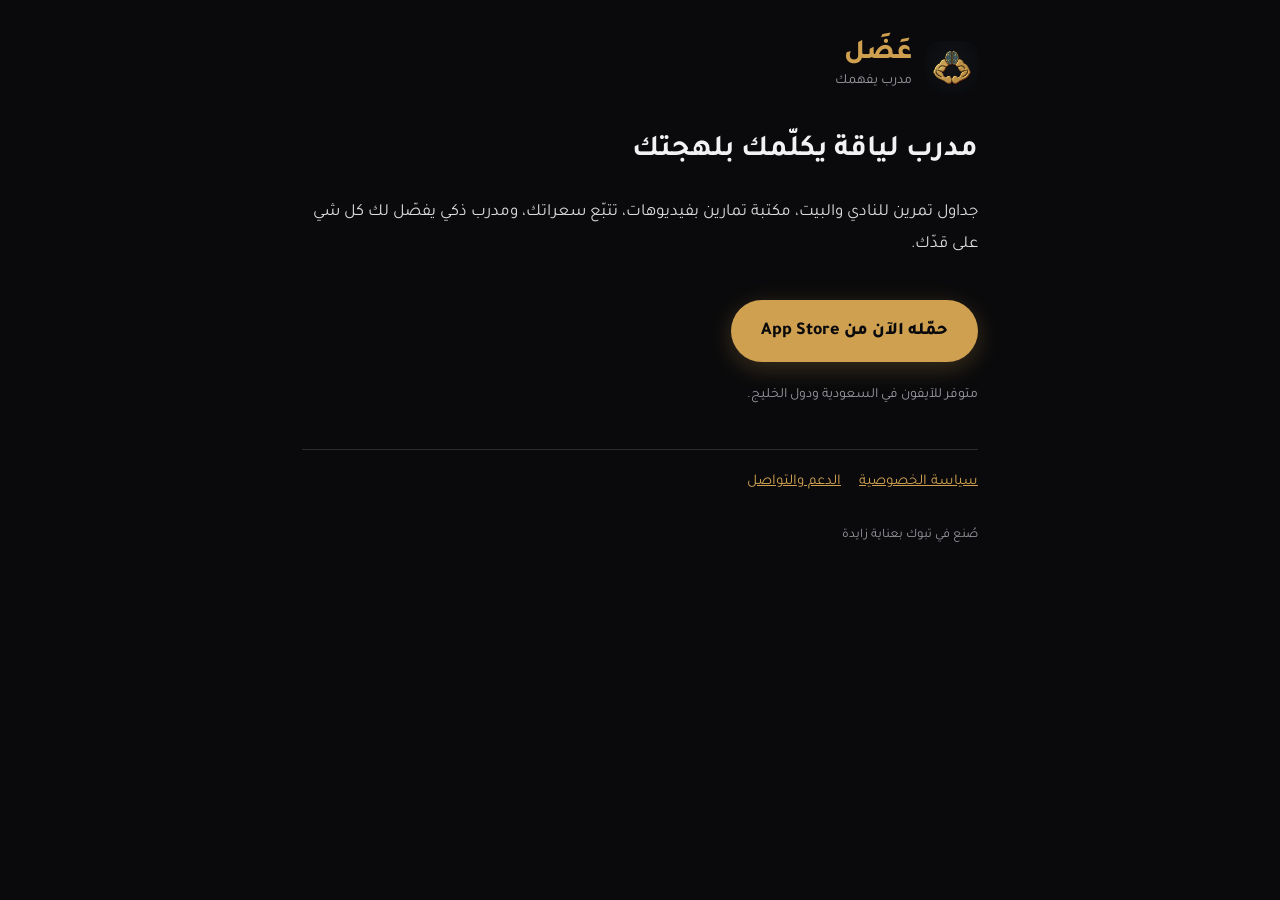
<file: index.html>
<!doctype html>
<html lang="ar" dir="rtl">
<head>
<meta charset="utf-8">
<meta name="viewport" content="width=device-width, initial-scale=1">
<title>عَضَل — مدرب يفهمك</title>
<meta name="description" content="عَضَل: مدرب لياقة عربي بالذكاء الاصطناعي. جداول تمرين، سعرات، ومدرب يرد عليك.">
<meta name="apple-itunes-app" content="app-id=6815856182">
<link rel="icon" href="/favicon.png">
<link rel="apple-touch-icon" href="/icon.png">
<link rel="preconnect" href="https://fonts.googleapis.com">
<link rel="preconnect" href="https://fonts.gstatic.com" crossorigin>
<link href="https://fonts.googleapis.com/css2?family=Tajawal:wght@400;500;700;800&display=swap" rel="stylesheet">
<link rel="stylesheet" href="/style.css">
</head>
<body>
<div class="wrap">
  <header>
    <img src="/icon.png" alt="أيقونة عَضَل">
    <div><div class="brand">عَضَل</div><div class="tag">مدرب يفهمك</div></div>
  </header>
  <h1>مدرب لياقة يكلّمك بلهجتك</h1>
  <p>جداول تمرين للنادي والبيت، مكتبة تمارين بفيديوهات، تتبّع سعراتك، ومدرب ذكي يفصّل لك كل شي على قدّك.</p>
  <a class="cta" href="https://apps.apple.com/sa/app/id6815856182">حمّله الآن من App Store</a>
  <p class="meta">متوفر للآيفون في السعودية ودول الخليج.</p>
  <nav>
    <a href="/privacy/">سياسة الخصوصية</a>
    <a href="/support/">الدعم والتواصل</a>
  </nav>
  <footer>صُنع في تبوك بعناية زايدة</footer>
</div>
</body>
</html>
</file>
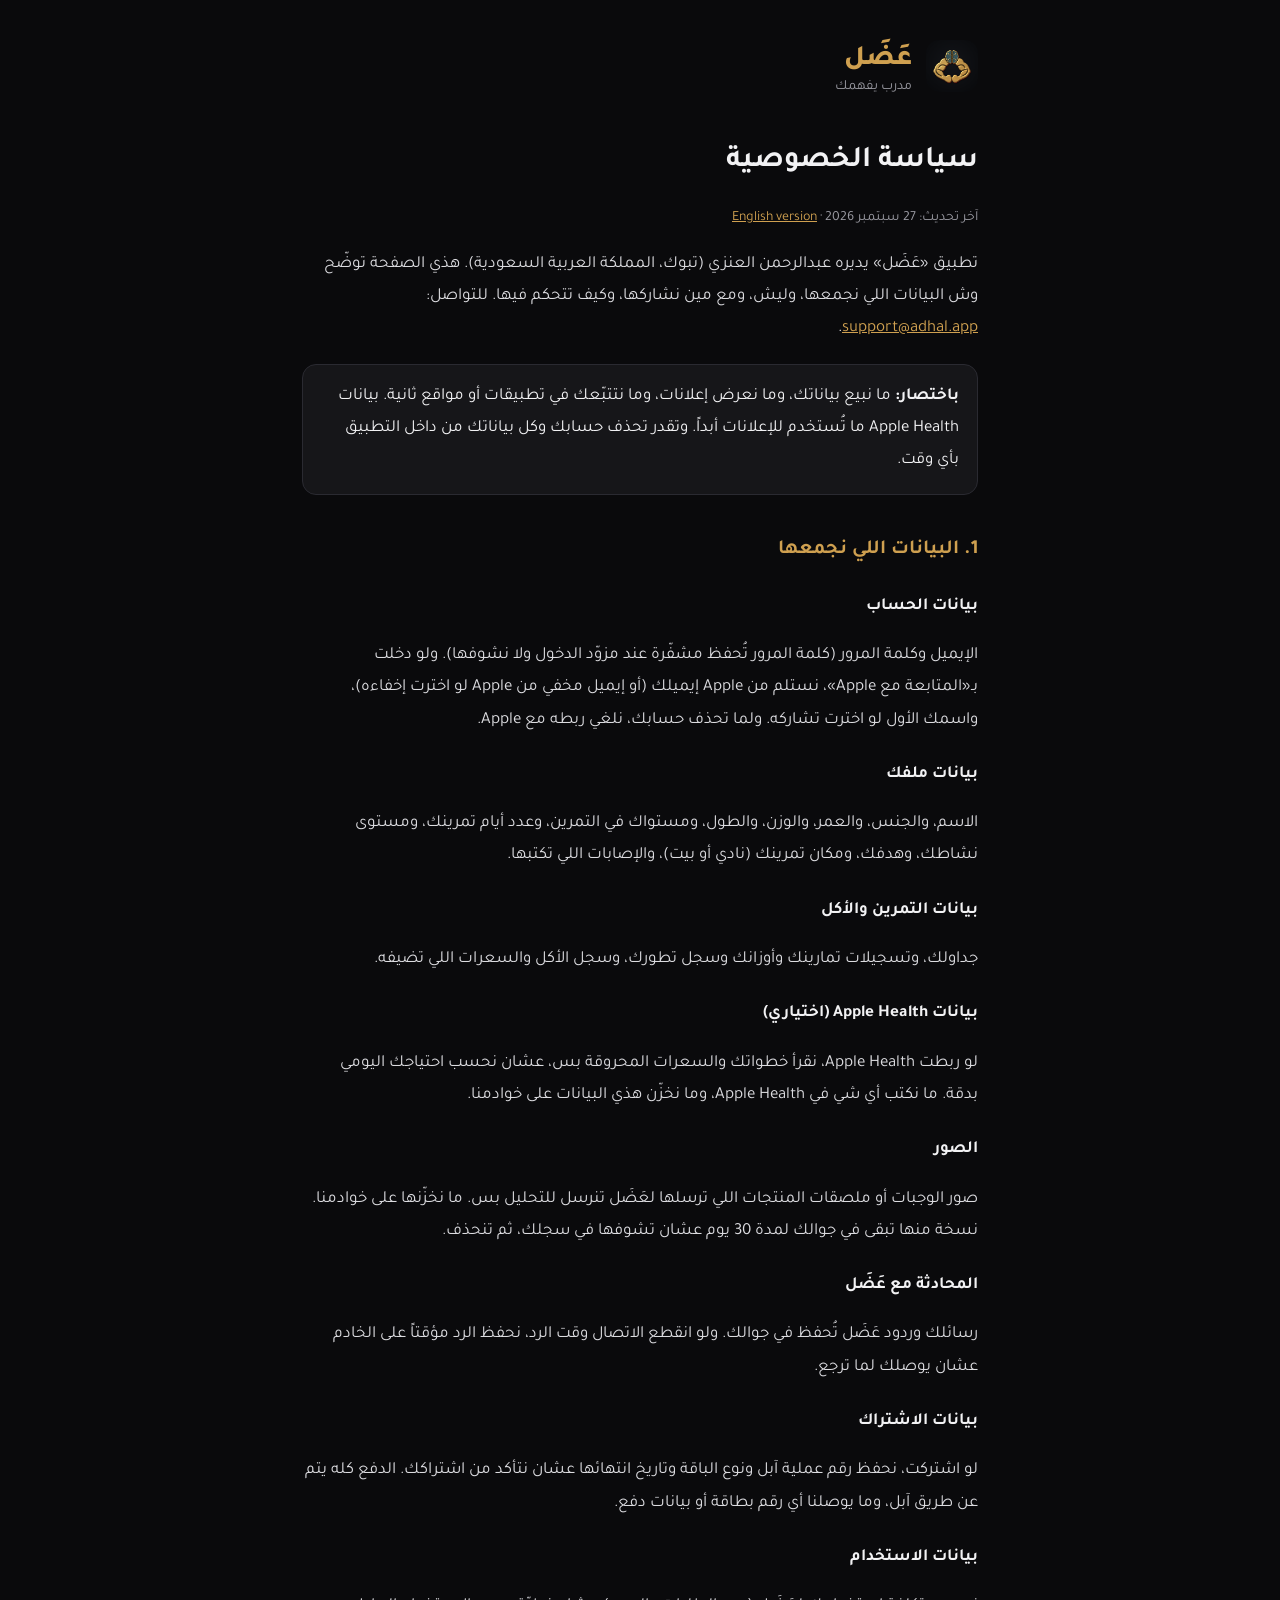
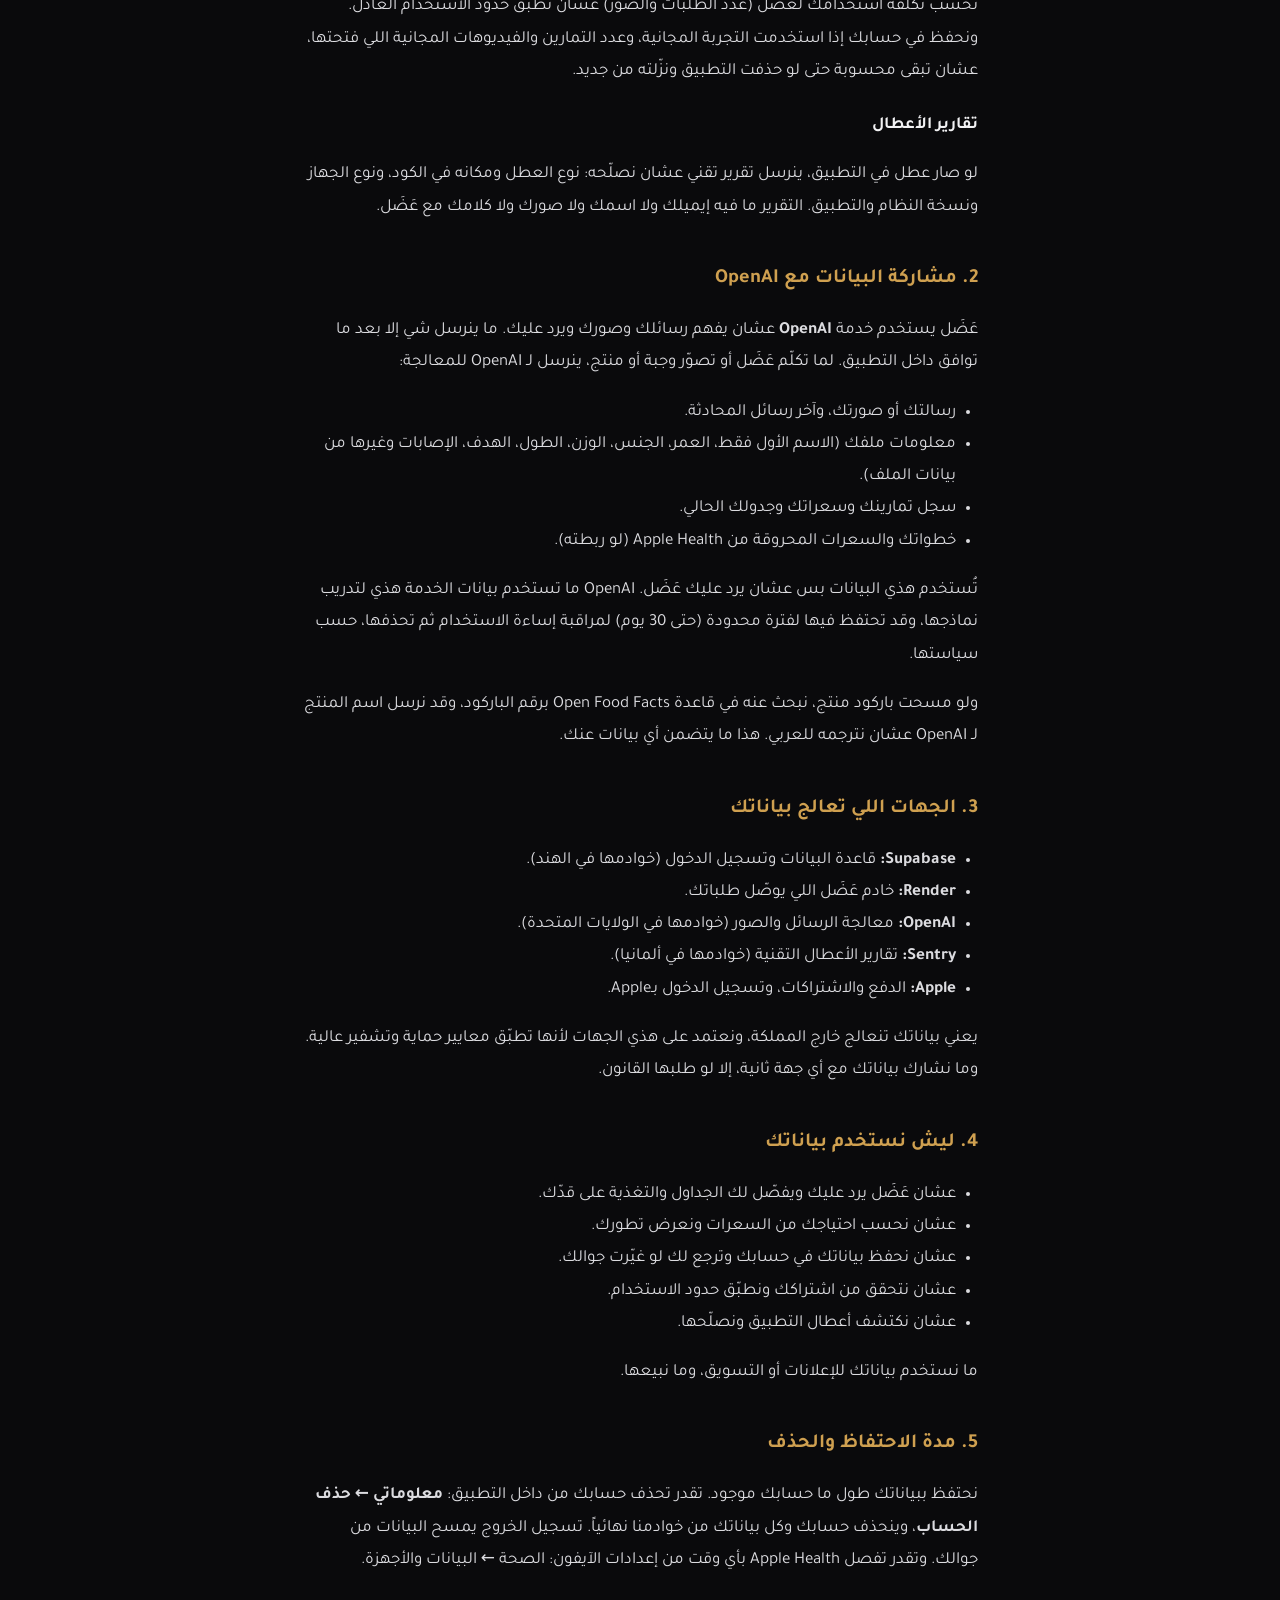
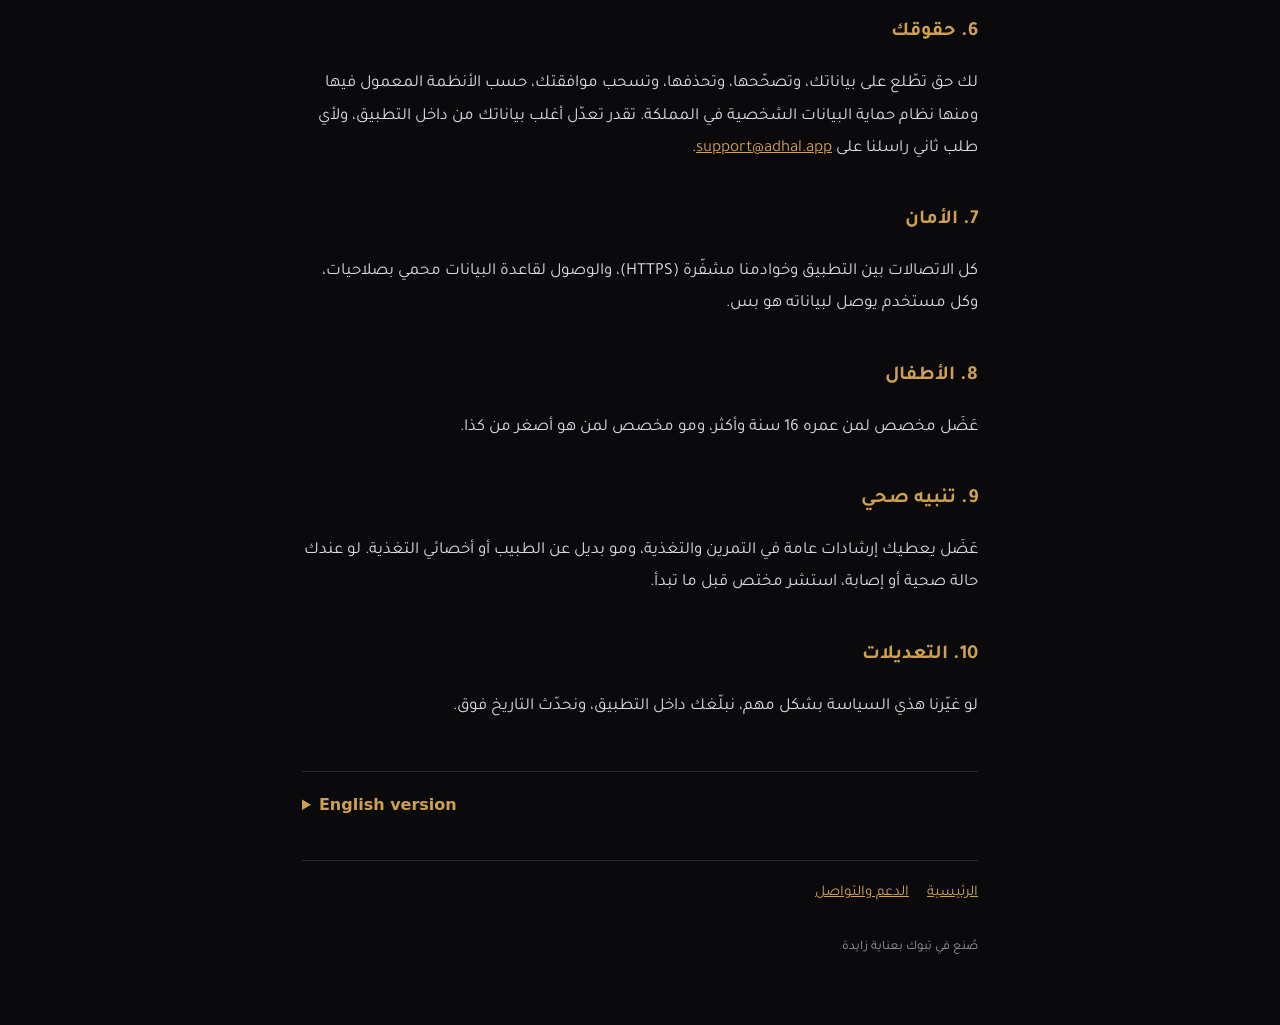
<file: privacy/index.html>
<!doctype html>
<html lang="ar" dir="rtl">
<head>
<meta charset="utf-8">
<meta name="viewport" content="width=device-width, initial-scale=1">
<title>سياسة الخصوصية — عَضَل</title>
<link rel="icon" href="/favicon.png">
<link rel="preconnect" href="https://fonts.googleapis.com">
<link rel="preconnect" href="https://fonts.gstatic.com" crossorigin>
<link href="https://fonts.googleapis.com/css2?family=Tajawal:wght@400;500;700;800&display=swap" rel="stylesheet">
<link rel="stylesheet" href="/style.css">
</head>
<body>
<div class="wrap">
  <header><a href="/"><img src="/icon.png" alt="عَضَل"></a><div><div class="brand">عَضَل</div><div class="tag">مدرب يفهمك</div></div></header>

  <h1>سياسة الخصوصية</h1>
  <p class="meta">آخر تحديث: 27 سبتمبر 2026 · <a href="#english">English version</a></p>

  <p>تطبيق «عَضَل» يديره عبدالرحمن العنزي (تبوك، المملكة العربية السعودية). هذي الصفحة توضّح وش البيانات اللي نجمعها، وليش، ومع مين نشاركها، وكيف تتحكم فيها. للتواصل: <a href="mailto:support@adhal.app">support@adhal.app</a>.</p>

  <div class="box">
    <strong>باختصار:</strong> ما نبيع بياناتك، وما نعرض إعلانات، وما نتتبّعك في تطبيقات أو مواقع ثانية. بيانات Apple Health ما تُستخدم للإعلانات أبداً. وتقدر تحذف حسابك وكل بياناتك من داخل التطبيق بأي وقت.
  </div>

  <h2>1. البيانات اللي نجمعها</h2>
  <h3>بيانات الحساب</h3>
  <p>الإيميل وكلمة المرور (كلمة المرور تُحفظ مشفّرة عند مزوّد الدخول ولا نشوفها). ولو دخلت بـ«المتابعة مع Apple»، نستلم من Apple إيميلك (أو إيميل مخفي من Apple لو اخترت إخفاءه)، واسمك الأول لو اخترت تشاركه. ولما تحذف حسابك، نلغي ربطه مع Apple.</p>
  <h3>بيانات ملفك</h3>
  <p>الاسم، والجنس، والعمر، والوزن، والطول، ومستواك في التمرين، وعدد أيام تمرينك، ومستوى نشاطك، وهدفك، ومكان تمرينك (نادي أو بيت)، والإصابات اللي تكتبها.</p>
  <h3>بيانات التمرين والأكل</h3>
  <p>جداولك، وتسجيلات تمارينك وأوزانك وسجل تطورك، وسجل الأكل والسعرات اللي تضيفه.</p>
  <h3>بيانات Apple Health (اختياري)</h3>
  <p>لو ربطت Apple Health، نقرأ خطواتك والسعرات المحروقة بس، عشان نحسب احتياجك اليومي بدقة. ما نكتب أي شي في Apple Health، وما نخزّن هذي البيانات على خوادمنا.</p>
  <h3>الصور</h3>
  <p>صور الوجبات أو ملصقات المنتجات اللي ترسلها لعَضَل تنرسل للتحليل بس. ما نخزّنها على خوادمنا. نسخة منها تبقى في جوالك لمدة 30 يوم عشان تشوفها في سجلك، ثم تنحذف.</p>
  <h3>المحادثة مع عَضَل</h3>
  <p>رسائلك وردود عَضَل تُحفظ في جوالك. ولو انقطع الاتصال وقت الرد، نحفظ الرد مؤقتاً على الخادم عشان يوصلك لما ترجع.</p>
  <h3>بيانات الاشتراك</h3>
  <p>لو اشتركت، نحفظ رقم عملية آبل ونوع الباقة وتاريخ انتهائها عشان نتأكد من اشتراكك. الدفع كله يتم عن طريق آبل، وما يوصلنا أي رقم بطاقة أو بيانات دفع.</p>
  <h3>بيانات الاستخدام</h3>
  <p>نحسب تكلفة استخدامك لعَضَل (عدد الطلبات والصور) عشان نطبّق حدود الاستخدام العادل. ونحفظ في حسابك إذا استخدمت التجربة المجانية، وعدد التمارين والفيديوهات المجانية اللي فتحتها، عشان تبقى محسوبة حتى لو حذفت التطبيق ونزّلته من جديد.</p>
  <h3>تقارير الأعطال</h3>
  <p>لو صار عطل في التطبيق، ينرسل تقرير تقني عشان نصلّحه: نوع العطل ومكانه في الكود، ونوع الجهاز ونسخة النظام والتطبيق. التقرير ما فيه إيميلك ولا اسمك ولا صورك ولا كلامك مع عَضَل.</p>

  <h2>2. مشاركة البيانات مع OpenAI</h2>
  <p>عَضَل يستخدم خدمة <strong>OpenAI</strong> عشان يفهم رسائلك وصورك ويرد عليك. ما ينرسل شي إلا بعد ما توافق داخل التطبيق. لما تكلّم عَضَل أو تصوّر وجبة أو منتج، ينرسل لـ OpenAI للمعالجة:</p>
  <ul>
    <li>رسالتك أو صورتك، وآخر رسائل المحادثة.</li>
    <li>معلومات ملفك (الاسم الأول فقط، العمر، الجنس، الوزن، الطول، الهدف، الإصابات وغيرها من بيانات الملف).</li>
    <li>سجل تمارينك وسعراتك وجدولك الحالي.</li>
    <li>خطواتك والسعرات المحروقة من Apple Health (لو ربطته).</li>
  </ul>
  <p>تُستخدم هذي البيانات بس عشان يرد عليك عَضَل. OpenAI ما تستخدم بيانات الخدمة هذي لتدريب نماذجها، وقد تحتفظ فيها لفترة محدودة (حتى 30 يوم) لمراقبة إساءة الاستخدام ثم تحذفها، حسب سياستها.</p>
  <p>ولو مسحت باركود منتج، نبحث عنه في قاعدة Open Food Facts برقم الباركود، وقد نرسل اسم المنتج لـ OpenAI عشان نترجمه للعربي. هذا ما يتضمن أي بيانات عنك.</p>

  <h2>3. الجهات اللي تعالج بياناتك</h2>
  <ul>
    <li><strong>Supabase:</strong> قاعدة البيانات وتسجيل الدخول (خوادمها في الهند).</li>
    <li><strong>Render:</strong> خادم عَضَل اللي يوصّل طلباتك.</li>
    <li><strong>OpenAI:</strong> معالجة الرسائل والصور (خوادمها في الولايات المتحدة).</li>
    <li><strong>Sentry:</strong> تقارير الأعطال التقنية (خوادمها في ألمانيا).</li>
    <li><strong>Apple:</strong> الدفع والاشتراكات، وتسجيل الدخول بـApple.</li>
  </ul>
  <p>يعني بياناتك تنعالج خارج المملكة، ونعتمد على هذي الجهات لأنها تطبّق معايير حماية وتشفير عالية. وما نشارك بياناتك مع أي جهة ثانية، إلا لو طلبها القانون.</p>

  <h2>4. ليش نستخدم بياناتك</h2>
  <ul>
    <li>عشان عَضَل يرد عليك ويفصّل لك الجداول والتغذية على قدّك.</li>
    <li>عشان نحسب احتياجك من السعرات ونعرض تطورك.</li>
    <li>عشان نحفظ بياناتك في حسابك وترجع لك لو غيّرت جوالك.</li>
    <li>عشان نتحقق من اشتراكك ونطبّق حدود الاستخدام.</li>
    <li>عشان نكتشف أعطال التطبيق ونصلّحها.</li>
  </ul>
  <p>ما نستخدم بياناتك للإعلانات أو التسويق، وما نبيعها.</p>

  <h2>5. مدة الاحتفاظ والحذف</h2>
  <p>نحتفظ ببياناتك طول ما حسابك موجود. تقدر تحذف حسابك من داخل التطبيق: <strong>معلوماتي ← حذف الحساب</strong>، وينحذف حسابك وكل بياناتك من خوادمنا نهائياً. تسجيل الخروج يمسح البيانات من جوالك. وتقدر تفصل Apple Health بأي وقت من إعدادات الآيفون: الصحة ← البيانات والأجهزة.</p>

  <h2>6. حقوقك</h2>
  <p>لك حق تطّلع على بياناتك، وتصحّحها، وتحذفها، وتسحب موافقتك، حسب الأنظمة المعمول فيها ومنها نظام حماية البيانات الشخصية في المملكة. تقدر تعدّل أغلب بياناتك من داخل التطبيق، ولأي طلب ثاني راسلنا على <a href="mailto:support@adhal.app">support@adhal.app</a>.</p>

  <h2>7. الأمان</h2>
  <p>كل الاتصالات بين التطبيق وخوادمنا مشفّرة (HTTPS)، والوصول لقاعدة البيانات محمي بصلاحيات، وكل مستخدم يوصل لبياناته هو بس.</p>

  <h2>8. الأطفال</h2>
  <p>عَضَل مخصص لمن عمره 16 سنة وأكثر، ومو مخصص لمن هو أصغر من كذا.</p>

  <h2>9. تنبيه صحي</h2>
  <p>عَضَل يعطيك إرشادات عامة في التمرين والتغذية، ومو بديل عن الطبيب أو أخصائي التغذية. لو عندك حالة صحية أو إصابة، استشر مختص قبل ما تبدأ.</p>

  <h2>10. التعديلات</h2>
  <p>لو غيّرنا هذي السياسة بشكل مهم، نبلّغك داخل التطبيق، ونحدّث التاريخ فوق.</p>

  <details id="english" class="en">
    <summary>English version</summary>
    <h1>Privacy Policy</h1>
    <p class="meta">Last updated: September 27, 2026</p>
    <p>“Adhal” (عَضَل) is operated by Abdulrhman Alanazi, Tabuk, Saudi Arabia. Contact: <a href="mailto:support@adhal.app">support@adhal.app</a>.</p>
    <p><strong>In short:</strong> we don’t sell your data, show ads, or track you across other apps or websites. Apple Health data is never used for advertising. You can delete your account and all your data from inside the app at any time.</p>
    <h2>1. Data we collect</h2>
    <ul>
      <li><strong>Account:</strong> email and password (stored hashed by our sign-in provider). If you use Sign in with Apple, we receive your email (or an Apple private relay email if you choose to hide it) and your first name if you choose to share it. When you delete your account, we revoke the link with Apple.</li>
      <li><strong>Profile:</strong> name, gender, age, weight, height, training level, training days, activity level, goal, training place, and any injuries you enter.</li>
      <li><strong>Training and food:</strong> your routines, workout logs, lifted weights and progress, and the food and calorie log you add.</li>
      <li><strong>Apple Health (optional):</strong> if connected, we read steps and active energy only, to estimate your daily needs. We never write to Apple Health and don’t store this data on our servers.</li>
      <li><strong>Photos:</strong> meal or product-label photos are sent for analysis only and are not stored on our servers. A copy stays on your device for 30 days.</li>
      <li><strong>Chat:</strong> messages are stored on your device. If a reply is interrupted, it is kept temporarily on our server so it can reach you.</li>
      <li><strong>Subscription:</strong> Apple transaction ID, plan and expiry date. Payments are handled entirely by Apple.</li>
      <li><strong>Usage:</strong> request and image counts, to apply fair-use limits; and, in your account, whether you used the free trial and how many free workouts and videos you opened, so they stay counted if you reinstall the app.</li>
      <li><strong>Crash reports:</strong> if the app crashes, a technical report is sent so we can fix it: the error type and where it happened in the code, device model, and OS and app version. It contains no email, name, photos or chat content.</li>
    </ul>
    <h2>2. Sharing with OpenAI</h2>
    <p>Adhal uses <strong>OpenAI</strong> to understand and reply to you. Nothing is sent until you agree in the app. When you message the coach or send a photo, the following is sent to OpenAI for processing: your message or photo and recent chat messages; profile details (first name only, age, gender, weight, height, goal, injuries and other profile fields); your training and food logs and current routine; and your steps and active energy from Apple Health (if connected). It is used only to generate the reply. OpenAI does not use this API data to train its models and may retain it for a limited period (up to 30 days) for abuse monitoring, per its policy. Barcode scans are looked up in Open Food Facts, and the product name may be sent to OpenAI for translation; this contains no personal data.</p>
    <h2>3. Processors</h2>
    <p>Supabase (database and sign-in, servers in India), Render (our server), OpenAI (AI processing, servers in the United States), Sentry (technical crash reports, servers in Germany), and Apple (payments and Sign in with Apple). Your data is therefore processed outside Saudi Arabia. We don’t share your data with anyone else unless required by law.</p>
    <h2>4. Retention and deletion</h2>
    <p>We keep your data while your account exists. Delete it in the app under <strong>Profile → Delete account</strong>; your account and all its data are permanently removed from our servers. You can disconnect Apple Health anytime in iPhone Settings.</p>
    <h2>5. Your rights</h2>
    <p>You may access, correct or delete your data and withdraw consent, under applicable law including Saudi Arabia’s Personal Data Protection Law. Contact <a href="mailto:support@adhal.app">support@adhal.app</a>.</p>
    <h2>6. Security, children and health</h2>
    <p>All connections are encrypted (HTTPS) and each user can access only their own data. Adhal is intended for users aged 16 and over, and is not intended for anyone younger. Adhal provides general fitness and nutrition guidance and is not a substitute for a doctor or dietitian.</p>
  </details>

  <nav><a href="/">الرئيسية</a><a href="/support/">الدعم والتواصل</a></nav>
  <footer>صُنع في تبوك بعناية زايدة</footer>
</div>
</body>
</html>
</file>
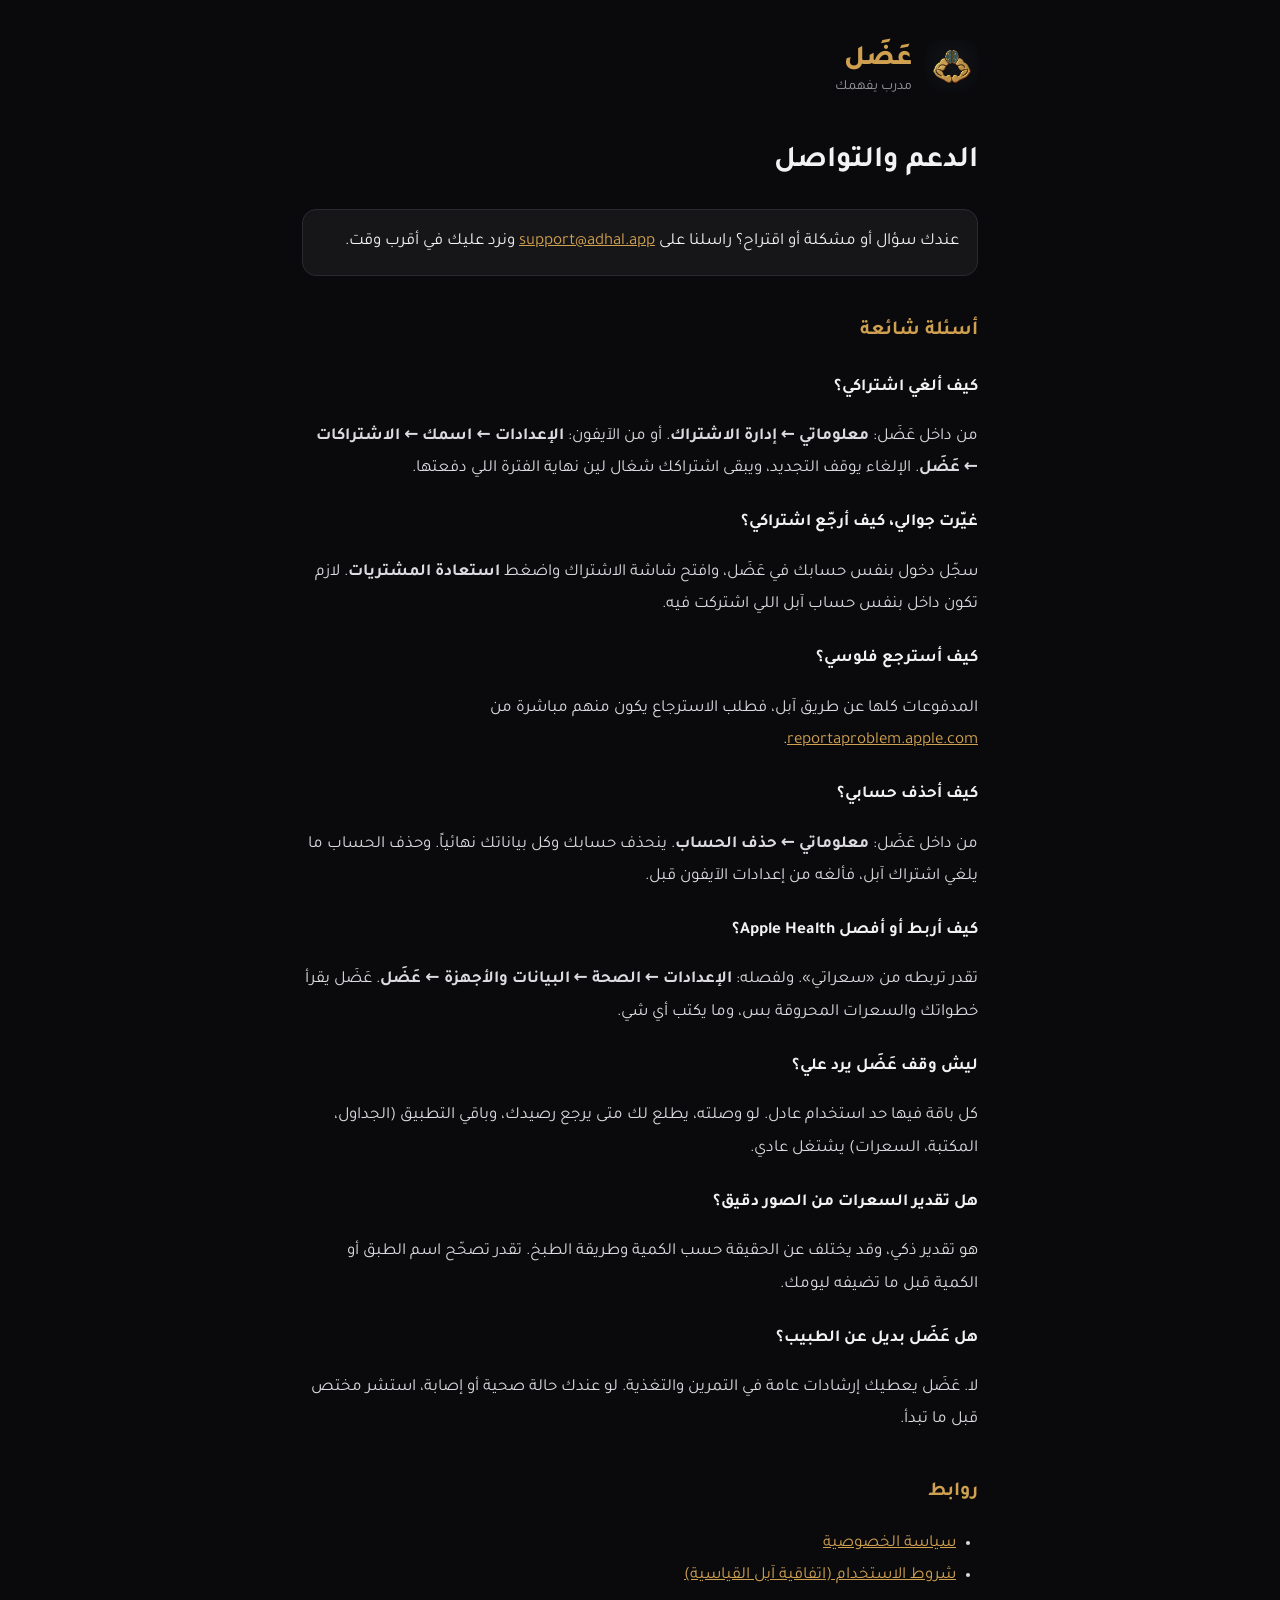
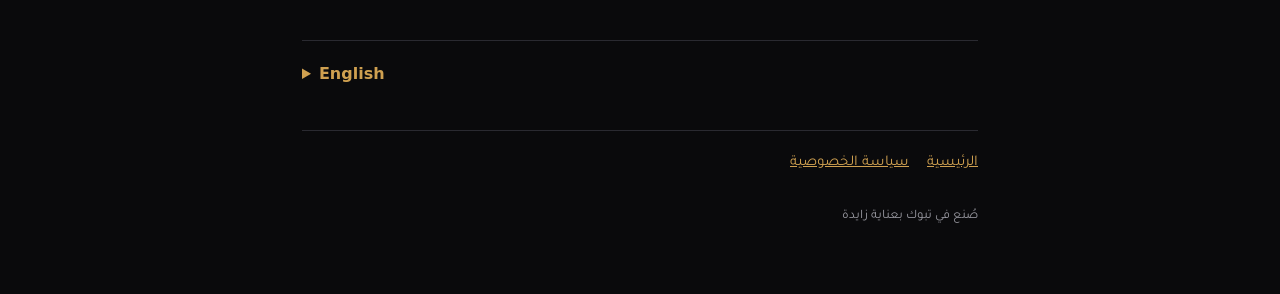
<file: support/index.html>
<!doctype html>
<html lang="ar" dir="rtl">
<head>
<meta charset="utf-8">
<meta name="viewport" content="width=device-width, initial-scale=1">
<title>الدعم — عَضَل</title>
<link rel="icon" href="/favicon.png">
<link rel="preconnect" href="https://fonts.googleapis.com">
<link rel="preconnect" href="https://fonts.gstatic.com" crossorigin>
<link href="https://fonts.googleapis.com/css2?family=Tajawal:wght@400;500;700;800&display=swap" rel="stylesheet">
<link rel="stylesheet" href="/style.css">
</head>
<body>
<div class="wrap">
  <header><a href="/"><img src="/icon.png" alt="عَضَل"></a><div><div class="brand">عَضَل</div><div class="tag">مدرب يفهمك</div></div></header>

  <h1>الدعم والتواصل</h1>
  <div class="box">
    عندك سؤال أو مشكلة أو اقتراح؟ راسلنا على
    <a href="mailto:support@adhal.app">support@adhal.app</a>
    ونرد عليك في أقرب وقت.
  </div>

  <h2>أسئلة شائعة</h2>

  <h3>كيف ألغي اشتراكي؟</h3>
  <p>من داخل عَضَل: <strong>معلوماتي ← إدارة الاشتراك</strong>. أو من الآيفون: <strong>الإعدادات ← اسمك ← الاشتراكات ← عَضَل</strong>. الإلغاء يوقف التجديد، ويبقى اشتراكك شغال لين نهاية الفترة اللي دفعتها.</p>

  <h3>غيّرت جوالي، كيف أرجّع اشتراكي؟</h3>
  <p>سجّل دخول بنفس حسابك في عَضَل، وافتح شاشة الاشتراك واضغط <strong>استعادة المشتريات</strong>. لازم تكون داخل بنفس حساب آبل اللي اشتركت فيه.</p>

  <h3>كيف أسترجع فلوسي؟</h3>
  <p>المدفوعات كلها عن طريق آبل، فطلب الاسترجاع يكون منهم مباشرة من <a href="https://reportaproblem.apple.com">reportaproblem.apple.com</a>.</p>

  <h3>كيف أحذف حسابي؟</h3>
  <p>من داخل عَضَل: <strong>معلوماتي ← حذف الحساب</strong>. ينحذف حسابك وكل بياناتك نهائياً. وحذف الحساب ما يلغي اشتراك آبل، فألغه من إعدادات الآيفون قبل.</p>

  <h3>كيف أربط أو أفصل Apple Health؟</h3>
  <p>تقدر تربطه من «سعراتي». ولفصله: <strong>الإعدادات ← الصحة ← البيانات والأجهزة ← عَضَل</strong>. عَضَل يقرأ خطواتك والسعرات المحروقة بس، وما يكتب أي شي.</p>

  <h3>ليش وقف عَضَل يرد علي؟</h3>
  <p>كل باقة فيها حد استخدام عادل. لو وصلته، يطلع لك متى يرجع رصيدك، وباقي التطبيق (الجداول، المكتبة، السعرات) يشتغل عادي.</p>

  <h3>هل تقدير السعرات من الصور دقيق؟</h3>
  <p>هو تقدير ذكي، وقد يختلف عن الحقيقة حسب الكمية وطريقة الطبخ. تقدر تصحّح اسم الطبق أو الكمية قبل ما تضيفه ليومك.</p>

  <h3>هل عَضَل بديل عن الطبيب؟</h3>
  <p>لا. عَضَل يعطيك إرشادات عامة في التمرين والتغذية. لو عندك حالة صحية أو إصابة، استشر مختص قبل ما تبدأ.</p>

  <h2>روابط</h2>
  <ul>
    <li><a href="/privacy/">سياسة الخصوصية</a></li>
    <li><a href="https://www.apple.com/legal/internet-services/itunes/dev/stdeula/">شروط الاستخدام (اتفاقية آبل القياسية)</a></li>
  </ul>

  <details class="en">
    <summary>English</summary>
    <p>Need help? Email <a href="mailto:support@adhal.app">support@adhal.app</a>.</p>
    <p><strong>Cancel subscription:</strong> in the app, Profile → Manage subscription, or iPhone Settings → your name → Subscriptions.
    <strong>Restore purchases:</strong> sign in with the same account and tap “Restore purchases” on the subscription screen.
    <strong>Refunds:</strong> handled by Apple at reportaproblem.apple.com.
    <strong>Delete account:</strong> Profile → Delete account (this does not cancel your Apple subscription).
    <strong>Apple Health:</strong> Adhal only reads steps and active energy; disconnect anytime in iPhone Settings → Health.
    Adhal provides general fitness guidance and is not a substitute for medical advice.</p>
  </details>

  <nav><a href="/">الرئيسية</a><a href="/privacy/">سياسة الخصوصية</a></nav>
  <footer>صُنع في تبوك بعناية زايدة</footer>
</div>
</body>
</html>
</file>
<file: style.css>
:root{--bg:#0A0A0C;--surface:#161619;--line:#2A2A31;--text:#F2F2F4;--muted:#9A9AA2;--gold:#CFA050}
*{box-sizing:border-box}
html{-webkit-text-size-adjust:100%}
body{margin:0;background:var(--bg);color:var(--text);font-family:"Tajawal",system-ui,-apple-system,"Segoe UI",Tahoma,sans-serif;line-height:1.9;font-size:17px}
.wrap{max-width:720px;margin:0 auto;padding:40px 22px 64px}
header{display:flex;align-items:center;gap:14px;margin-bottom:28px}
header img{width:52px;height:52px;border-radius:13px}
header a{color:inherit;text-decoration:none}
.brand{font-size:28px;font-weight:800;color:var(--gold);line-height:1}
.tag{color:var(--muted);font-size:14px}
h1{font-size:30px;margin:8px 0 4px}
h2{font-size:20px;margin:36px 0 8px;color:var(--gold)}
h3{font-size:17px;margin:22px 0 4px}
p,li{color:#DCDCE0}
ul{padding-inline-start:22px}
.meta{color:var(--muted);font-size:14px}
a{color:var(--gold)}
.box{background:var(--surface);border:1px solid var(--line);border-radius:14px;padding:16px 18px;margin:18px 0}
nav{display:flex;gap:18px;flex-wrap:wrap;margin-top:40px;padding-top:18px;border-top:1px solid var(--line);font-size:15px}
.en{direction:ltr;text-align:left;font-family:system-ui,-apple-system,"Segoe UI",sans-serif;font-size:16px}
details{margin-top:48px;border-top:1px solid var(--line);padding-top:18px}
summary{cursor:pointer;color:var(--gold);font-weight:700}
footer{margin-top:28px;color:var(--muted);font-size:13px}
.cta{display:inline-block;margin:22px 0 6px;padding:14px 30px;background:var(--gold);color:#0A0A0C;font-weight:800;font-size:18px;border-radius:999px;text-decoration:none;box-shadow:0 6px 24px rgba(207,160,80,.25)}
.cta:active{transform:scale(.98)}
</file>
